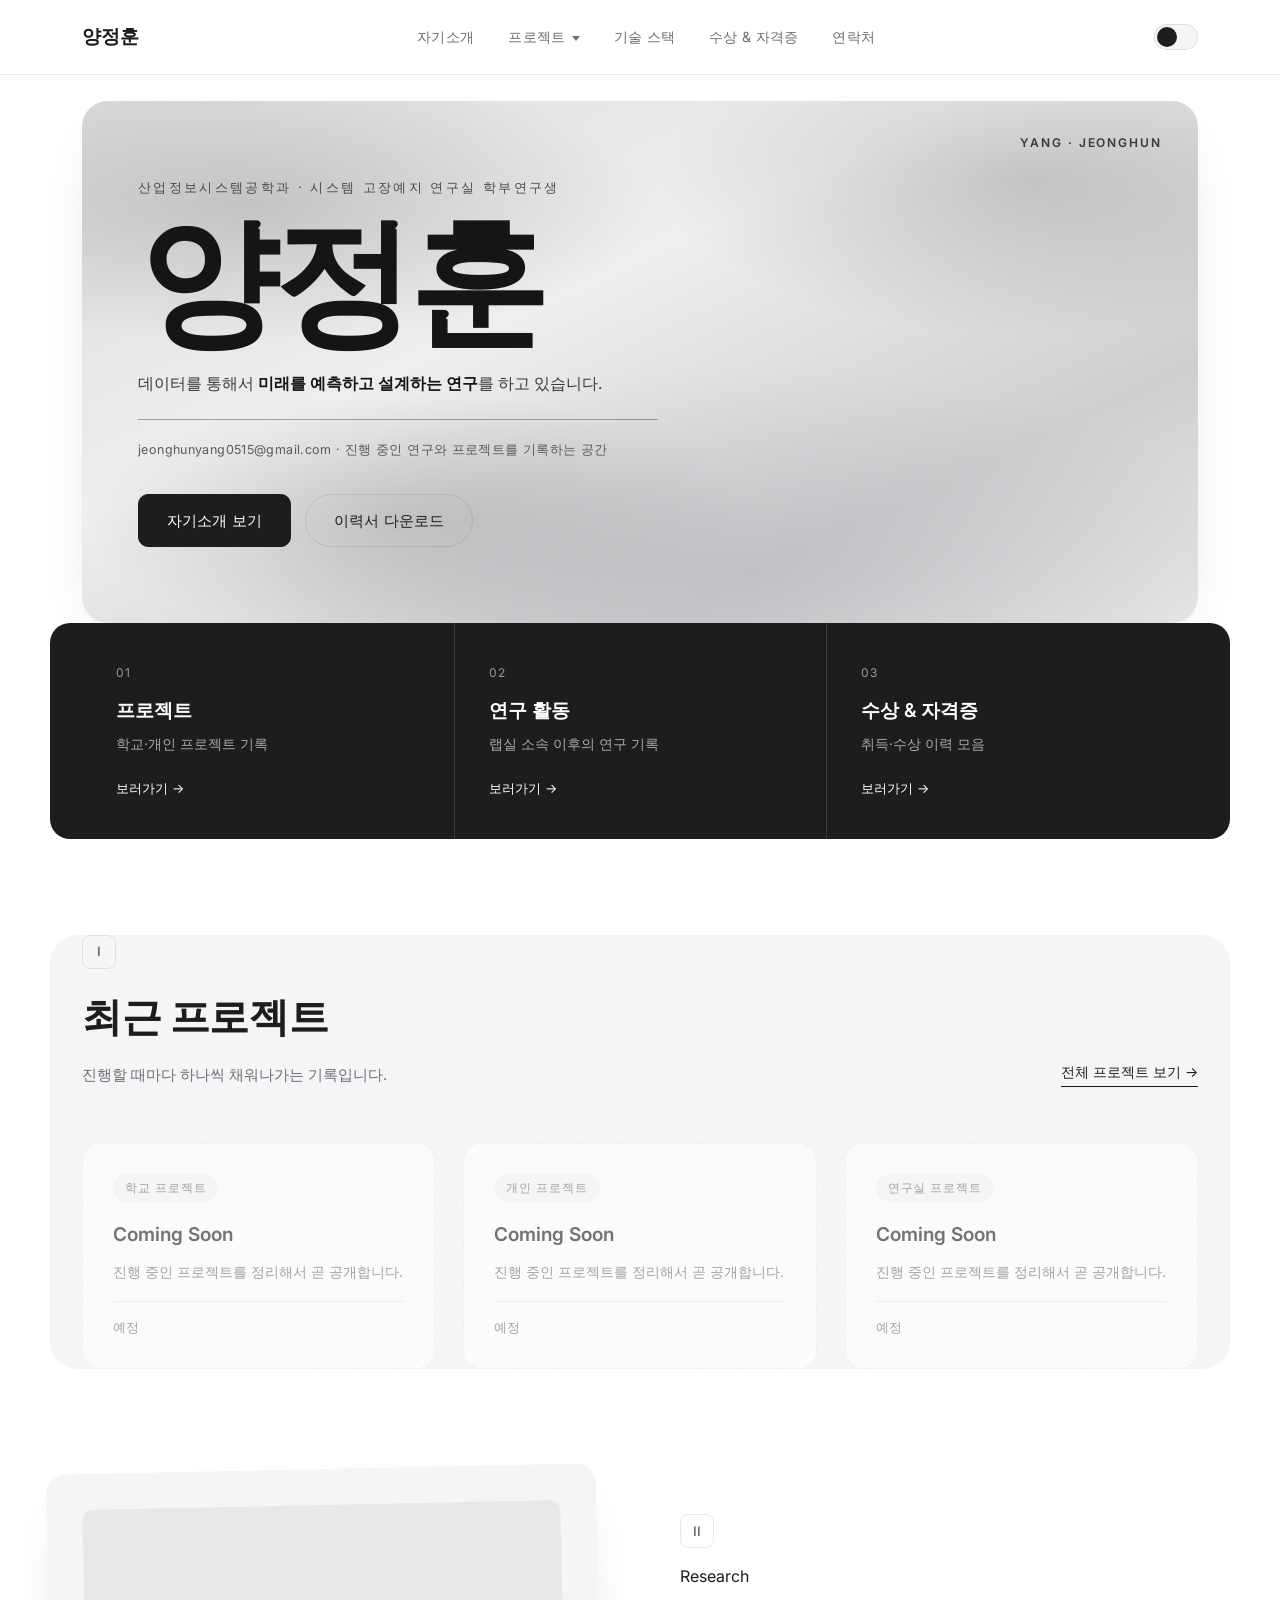
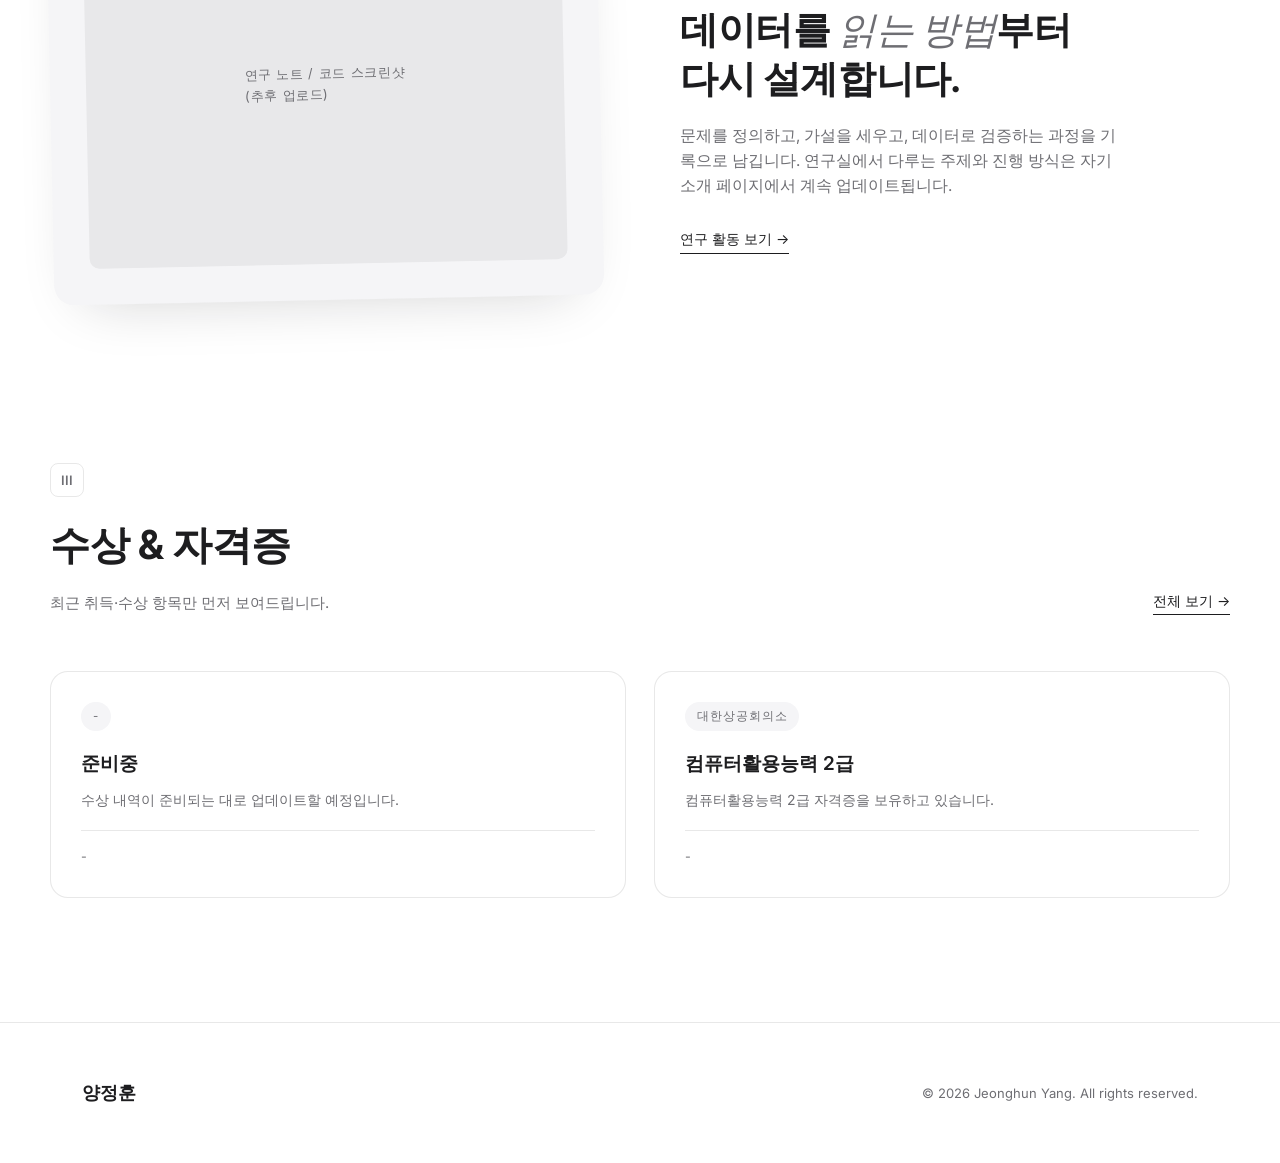
<file: index.html>
<!DOCTYPE html>
<html lang="ko">
<head>
<meta charset="UTF-8">
<meta name="viewport" content="width=device-width, initial-scale=1.0">
<title>양정훈 포트폴리오 - 산업정보시스템공학과</title>
<meta name="description" content="전북대학교 산업정보시스템공학과 학부연구생 양정훈의 포트폴리오. 자기소개, 프로젝트, 기술 스택, 수상 및 자격증을 확인하세요.">
<link rel="stylesheet" href="css/style.css">
</head>
<body>

<header class="site-nav">
  <div class="nav-inner">
    <a href="index.html" class="logo">양정훈</a>
    <nav class="nav-links">
      <a href="about.html">자기소개</a>
      <div class="has-dropdown">
        <a href="project.html">프로젝트 <span class="caret"></span></a>
        <div class="dropdown">
          <a href="project.html?cat=school">학교 프로젝트</a>
          <a href="project.html?cat=personal">개인 프로젝트</a>
          <a href="project.html?cat=lab">연구실 프로젝트</a>
        </div>
      </div>
      <a href="skill.html">기술 스택</a>
      <a href="awards.html">수상 &amp; 자격증</a>
      <a href="contact.html">연락처</a>
    </nav>
    <div class="nav-right">
      <button class="theme-toggle" aria-label="다크모드 전환"></button>
      <button class="menu-btn" aria-label="메뉴 열기">☰</button>
    </div>
  </div>
</header>

<main>
  <section class="wrap">
    <div class="cover-card reveal">
      <div class="cover-tag">YANG · JEONGHUN</div>
      <div class="cover-eyebrow">산업정보시스템공학과 · 시스템 고장예지 연구실 학부연구생</div>
      <h1 class="cover-title">양정훈</h1>
      <p class="cover-sub">
        데이터를 통해서 <b>미래를 예측하고 설계하는 연구</b>를 하고 있습니다.
      </p>
      <div class="cover-url">jeonghunyang0515@gmail.com · 진행 중인 연구와 프로젝트를 기록하는 공간</div>
      <div class="cover-actions">
        <a href="about.html" class="btn btn-dark">자기소개 보기</a>
        <a href="#" class="btn btn-outline" id="resumeBtn">이력서 다운로드</a>
      </div>
    </div>
  </section>

  <section class="wrap band-dark reveal">
    <a href="project.html" class="band-dark-item">
      <span class="num">01</span>
      <h4>프로젝트</h4>
      <p>학교·개인 프로젝트 기록</p>
      <span class="go">보러가기 →</span>
    </a>
    <a href="about.html" class="band-dark-item">
      <span class="num">02</span>
      <h4>연구 활동</h4>
      <p>랩실 소속 이후의 연구 기록</p>
      <span class="go">보러가기 →</span>
    </a>
    <a href="awards.html" class="band-dark-item">
      <span class="num">03</span>
      <h4>수상 &amp; 자격증</h4>
      <p>취득·수상 이력 모음</p>
      <span class="go">보러가기 →</span>
    </a>
  </section>

  <section class="wrap band" style="border-radius:28px;">
    <div class="section-head reveal">
      <div>
        <span class="sec-num">I</span>
        <h2>최근 프로젝트</h2>
        <p>진행할 때마다 하나씩 채워나가는 기록입니다.</p>
      </div>
      <a href="project.html" class="link-more">전체 프로젝트 보기 →</a>
    </div>
    <div class="grid" id="homeProjects"></div>
  </section>

  <section class="wrap split" style="padding:100px 0;">
    <div class="visual reveal">
      <div style="aspect-ratio:4/3;border-radius:10px;background:var(--bg-alt2);display:flex;align-items:center;justify-content:center;color:var(--ink-soft);font-size:13px;letter-spacing:.05em;">
        연구 노트 / 코드 스크린샷<br>(추후 업로드)
      </div>
    </div>
    <div class="reveal">
      <span class="sec-num">II</span>
      <div class="eyebrow">Research</div>
      <h2 style="font-size:clamp(26px,3.4vw,38px);font-weight:700;letter-spacing:-.01em;margin:16px 0 22px;line-height:1.25;">
        데이터를 <em class="serif-em">읽는 방법</em>부터<br>다시 설계합니다.
      </h2>
      <p style="color:var(--ink-soft);font-size:15.5px;max-width:440px;margin:0 0 28px;">
        문제를 정의하고, 가설을 세우고, 데이터로 검증하는 과정을 기록으로 남깁니다.
        연구실에서 다루는 주제와 진행 방식은 자기소개 페이지에서 계속 업데이트됩니다.
      </p>
      <a href="about.html" class="link-more">연구 활동 보기 →</a>
    </div>
  </section>

  <section class="tight wrap">
    <div class="section-head reveal">
      <div>
        <span class="sec-num">III</span>
        <h2>수상 &amp; 자격증</h2>
        <p>최근 취득·수상 항목만 먼저 보여드립니다.</p>
      </div>
      <a href="awards.html" class="link-more">전체 보기 →</a>
    </div>
    <div class="grid cols-2" id="homeAwards"></div>
  </section>
</main>

<footer>
  <div class="wrap footer-inner">
    <span class="fname">양정훈</span>
    <p>© 2026 Jeonghun Yang. All rights reserved.</p>
  </div>
</footer>

<script src="js/main.js"></script>
<script>
document.getElementById('resumeBtn').addEventListener('click', (e)=>{
  e.preventDefault();
  alert('이력서 PDF는 준비 중입니다. 곧 업로드될 예정입니다.');
});

fetch('data/projects.json').then(r=>r.json()).then(data=>{
  const items = [...data.school, ...data.personal, ...data.lab].slice(0,3);
  const el = document.getElementById('homeProjects');
  el.innerHTML = items.map(p => `
    <div class="card reveal ${p.status==='soon' ? 'soon' : ''}">
      <span class="tag">${p.category}</span>
      <h3>${p.title}</h3>
      <p>${p.summary}</p>
      <div class="meta">${p.date}</div>
    </div>
  `).join('');
  initReveal();
}).catch(()=>{});

fetch('data/awards.json').then(r=>r.json()).then(data=>{
  const items = [...data.awards, ...data.certificates].slice(0,2);
  const el = document.getElementById('homeAwards');
  el.innerHTML = items.map(a => `
    <div class="card reveal">
      <span class="tag">${a.org}</span>
      <h3>${a.title}</h3>
      <p>${a.desc}</p>
      <div class="meta">${a.date}</div>
    </div>
  `).join('');
  initReveal();
}).catch(()=>{});
</script>
</body>
</html>
</file>
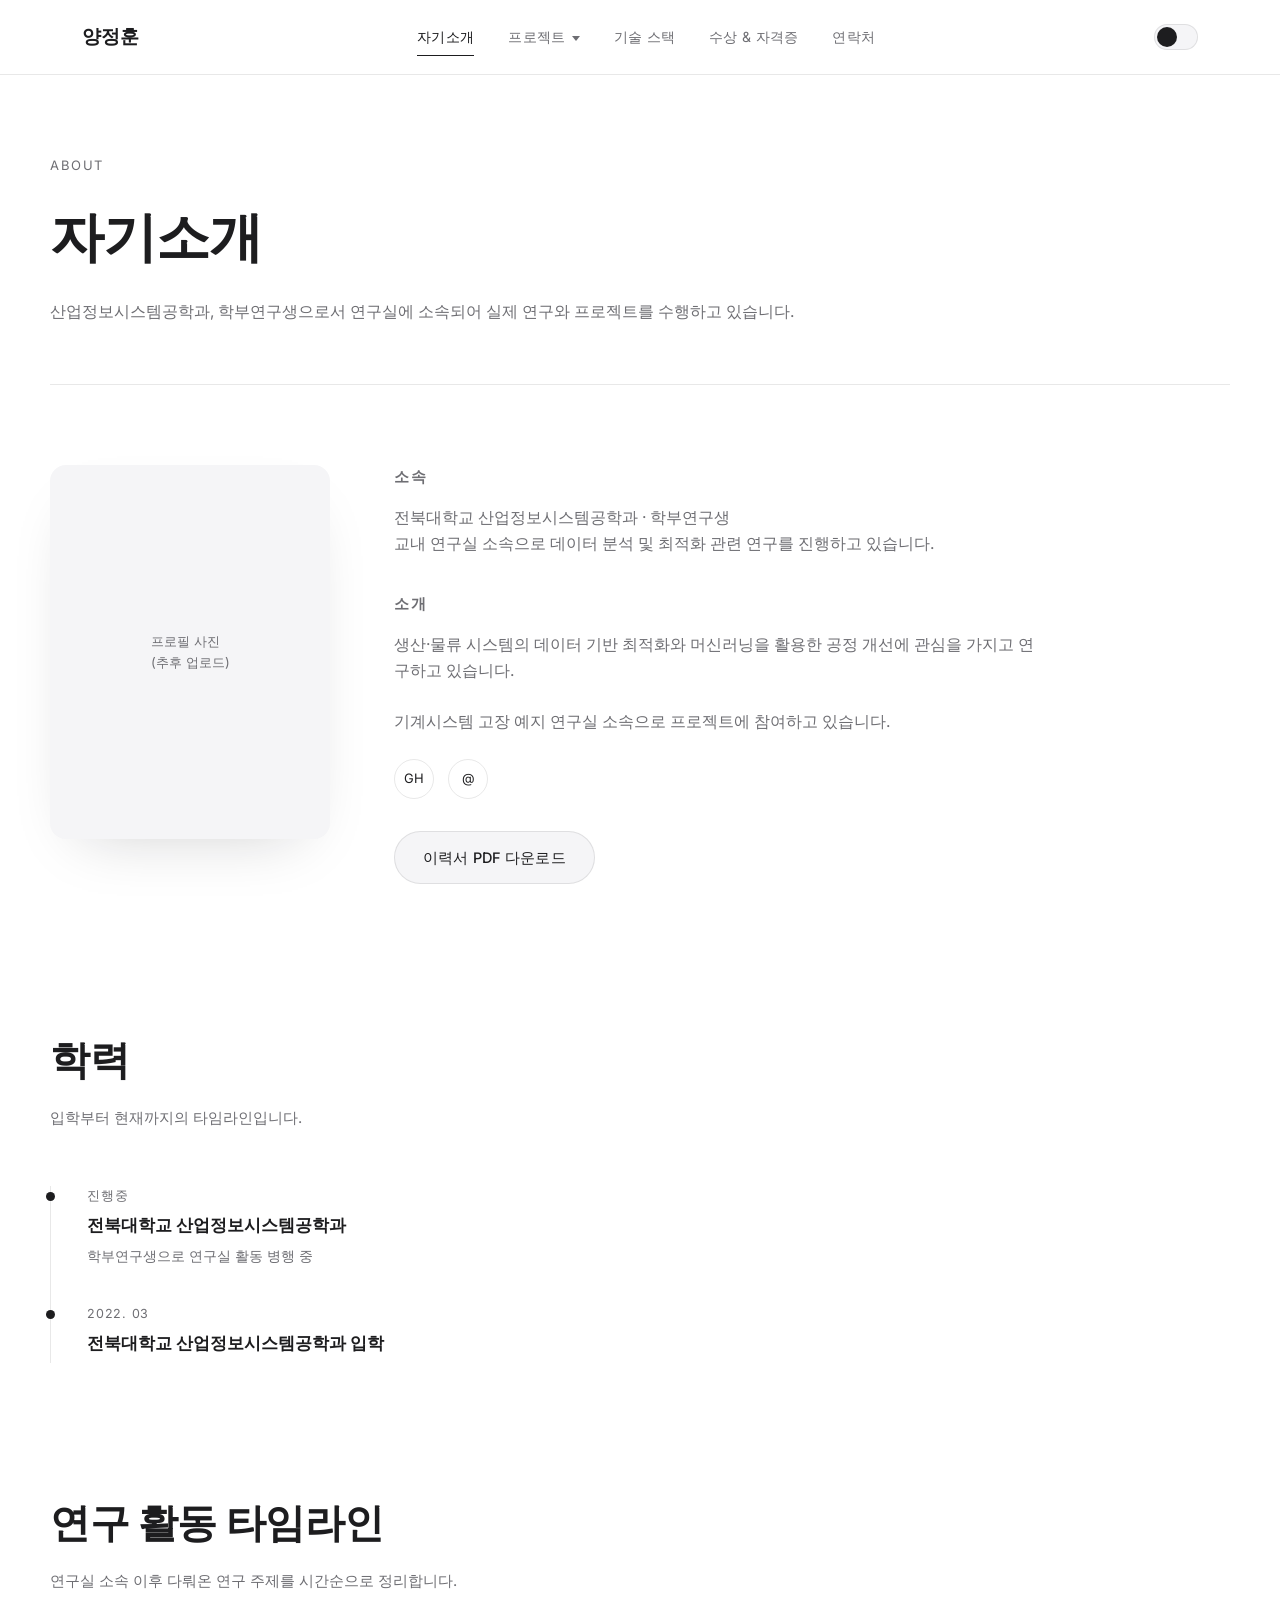
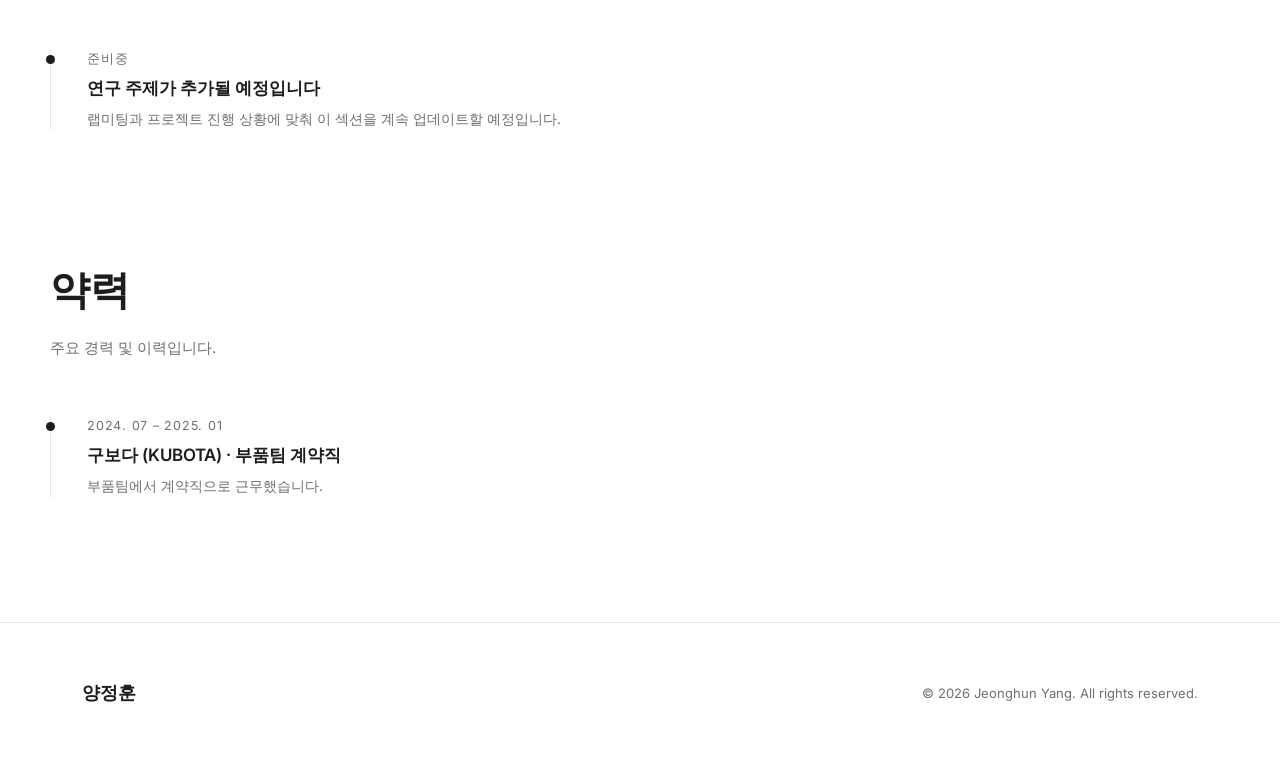
<file: about.html>
<!DOCTYPE html>
<html lang="ko">
<head>
<meta charset="UTF-8">
<meta name="viewport" content="width=device-width, initial-scale=1.0">
<title>자기소개 — 양정훈</title>
<link rel="stylesheet" href="css/style.css">
</head>
<body>

<header class="site-nav">
  <div class="nav-inner">
    <a href="index.html" class="logo">양정훈</a>
    <nav class="nav-links">
      <a href="about.html">자기소개</a>
      <div class="has-dropdown">
        <a href="project.html">프로젝트 <span class="caret"></span></a>
        <div class="dropdown">
          <a href="project.html?cat=school">학교 프로젝트</a>
          <a href="project.html?cat=personal">개인 프로젝트</a>
          <a href="project.html?cat=lab">연구실 프로젝트</a>
        </div>
      </div>
      <a href="skill.html">기술 스택</a>
      <a href="awards.html">수상 &amp; 자격증</a>
      <a href="contact.html">연락처</a>
    </nav>
    <div class="nav-right">
      <button class="theme-toggle" aria-label="다크모드 전환"></button>
      <button class="menu-btn" aria-label="메뉴 열기">☰</button>
    </div>
  </div>
</header>

<main>
  <section class="page-head wrap">
    <div class="eyebrow reveal">About</div>
    <h1 class="reveal">자기소개</h1>
    <p class="reveal" style="max-width:none;white-space:nowrap;">산업정보시스템공학과, 학부연구생으로서 연구실에 소속되어 실제 연구와 프로젝트를 수행하고 있습니다.</p>
  </section>

  <section class="wrap about-top">
    <div class="avatar reveal">프로필 사진<br>(추후 업로드)</div>
    <div class="about-body reveal">
      <h3>소속</h3>
      <p>전북대학교 산업정보시스템공학과 · 학부연구생<br>교내 연구실 소속으로 데이터 분석 및 최적화 관련 연구를 진행하고 있습니다.</p>

      <h3 style="margin-top:36px;">소개</h3>
      <p>
        생산·물류 시스템의 데이터 기반 최적화와 머신러닝을 활용한 공정 개선에 관심을 가지고 연구하고 있습니다.<br><br>
        기계시스템 고장 예지 연구실 소속으로 프로젝트에 참여하고 있습니다.
      </p>

      <div class="icon-row">
        <a href="https://github.com/" target="_blank" rel="noopener" title="GitHub">GH</a>
        <a href="mailto:jeonghunyang0515@gmail.com" title="Email">@</a>
      </div>

      <a href="#" class="btn" style="margin-top:32px;" id="resumeBtn2">이력서 PDF 다운로드</a>
    </div>
  </section>

  <section class="wrap tight">
    <div class="section-head reveal">
      <div>
        <h2>학력</h2>
        <p>입학부터 현재까지의 타임라인입니다.</p>
      </div>
    </div>
    <div class="timeline reveal">
      <div class="item">
        <div class="date">진행중</div>
        <h4>전북대학교 산업정보시스템공학과</h4>
        <p>학부연구생으로 연구실 활동 병행 중</p>
      </div>
      <div class="item">
        <div class="date">2022. 03</div>
        <h4>전북대학교 산업정보시스템공학과 입학</h4>
      </div>
    </div>
  </section>

  <section class="wrap tight">
    <div class="section-head reveal">
      <div>
        <h2>연구 활동 타임라인</h2>
        <p>연구실 소속 이후 다뤄온 연구 주제를 시간순으로 정리합니다.</p>
      </div>
    </div>
    <div class="timeline reveal">
      <div class="item">
        <div class="date">준비중</div>
        <h4>연구 주제가 추가될 예정입니다</h4>
        <p>랩미팅과 프로젝트 진행 상황에 맞춰 이 섹션을 계속 업데이트할 예정입니다.</p>
      </div>
    </div>
  </section>

  <section class="wrap tight">
    <div class="section-head reveal">
      <div>
        <h2>약력</h2>
        <p>주요 경력 및 이력입니다.</p>
      </div>
    </div>
    <div class="timeline reveal">
      <div class="item">
        <div class="date">2024. 07 – 2025. 01</div>
        <h4>구보다 (KUBOTA) · 부품팀 계약직</h4>
        <p>부품팀에서 계약직으로 근무했습니다.</p>
      </div>
    </div>
  </section>
</main>

<footer>
  <div class="wrap footer-inner">
    <span class="fname">양정훈</span>
    <p>© 2026 Jeonghun Yang. All rights reserved.</p>
  </div>
</footer>

<script src="js/main.js"></script>
<script>
document.getElementById('resumeBtn2').addEventListener('click', (e)=>{
  e.preventDefault();
  alert('이력서 PDF는 준비 중입니다. 곧 업로드될 예정입니다.');
});
</script>
</body>
</html>
</file>
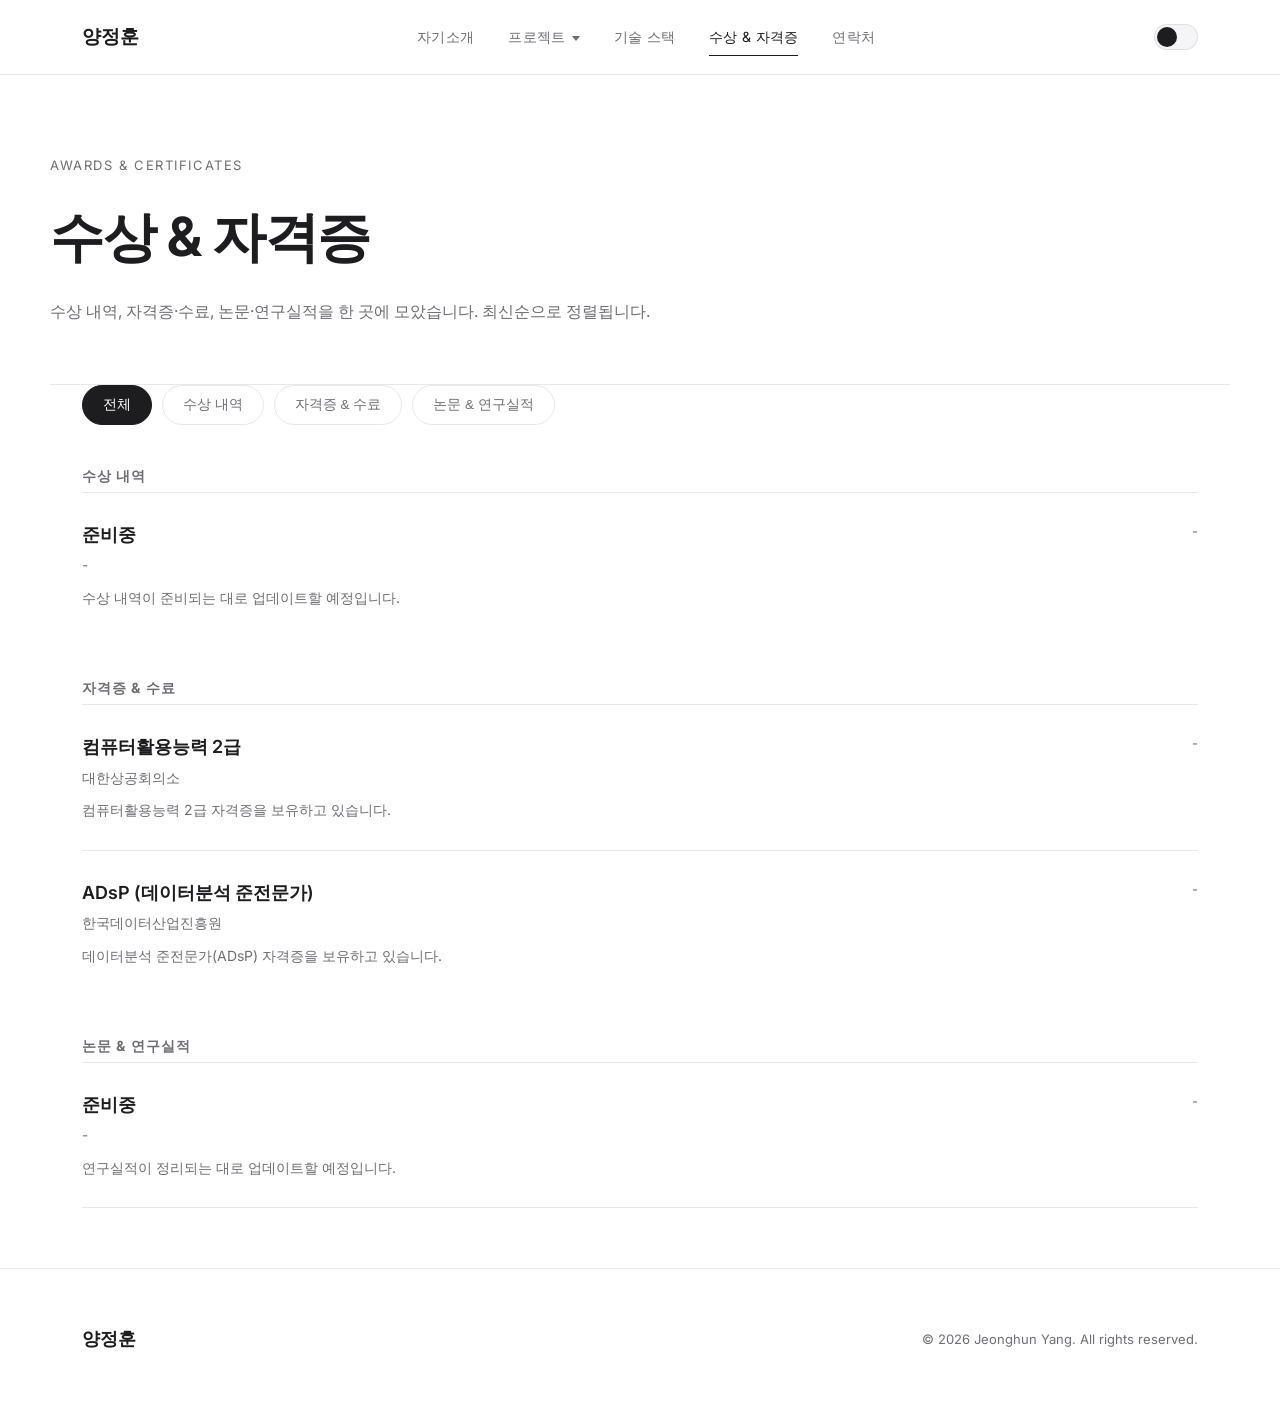
<file: awards.html>
<!DOCTYPE html>
<html lang="ko">
<head>
<meta charset="UTF-8">
<meta name="viewport" content="width=device-width, initial-scale=1.0">
<title>수상 &amp; 자격증 — 양정훈</title>
<link rel="stylesheet" href="css/style.css">
</head>
<body>

<header class="site-nav">
  <div class="nav-inner">
    <a href="index.html" class="logo">양정훈</a>
    <nav class="nav-links">
      <a href="about.html">자기소개</a>
      <div class="has-dropdown">
        <a href="project.html">프로젝트 <span class="caret"></span></a>
        <div class="dropdown">
          <a href="project.html?cat=school">학교 프로젝트</a>
          <a href="project.html?cat=personal">개인 프로젝트</a>
          <a href="project.html?cat=lab">연구실 프로젝트</a>
        </div>
      </div>
      <a href="skill.html">기술 스택</a>
      <a href="awards.html">수상 &amp; 자격증</a>
      <a href="contact.html">연락처</a>
    </nav>
    <div class="nav-right">
      <button class="theme-toggle" aria-label="다크모드 전환"></button>
      <button class="menu-btn" aria-label="메뉴 열기">☰</button>
    </div>
  </div>
</header>

<main>
  <section class="page-head wrap">
    <div class="eyebrow reveal">Awards &amp; Certificates</div>
    <h1 class="reveal">수상 &amp; 자격증</h1>
    <p class="reveal" style="max-width:none;white-space:nowrap;">수상 내역, 자격증·수료, 논문·연구실적을 한 곳에 모았습니다. 최신순으로 정렬됩니다.</p>
  </section>

  <section class="wrap">
    <div class="tabs reveal">
      <button class="tab active" data-cat="all">전체</button>
      <button class="tab" data-cat="awards">수상 내역</button>
      <button class="tab" data-cat="certificates">자격증 &amp; 수료</button>
      <button class="tab" data-cat="papers">논문 &amp; 연구실적</button>
    </div>
    <div id="awardsList"></div>
  </section>
</main>

<footer>
  <div class="wrap footer-inner">
    <span class="fname">양정훈</span>
    <p>© 2026 Jeonghun Yang. All rights reserved.</p>
  </div>
</footer>

<script src="js/main.js"></script>
<script>
let data = {};
const catLabel = {awards:'수상 내역', certificates:'자격증 & 수료', papers:'논문 & 연구실적'};

function render(cat){
  const el = document.getElementById('awardsList');
  const cats = cat === 'all' ? ['awards','certificates','papers'] : [cat];
  let html = '';
  cats.forEach(c=>{
    const items = data[c] || [];
    if(!items.length) return;
    html += `<h3 style="font-size:14px;letter-spacing:.08em;text-transform:uppercase;color:var(--ink-soft);margin:40px 0 4px;">${catLabel[c]}</h3>`;
    items.forEach(a=>{
      html += `
        <div class="award-row reveal">
          <div>
            <h4>${a.title}${a.date==='준비중'?'<span class="status-pill">준비중</span>':''}</h4>
            <p class="org">${a.org}</p>
            <p class="desc">${a.desc}</p>
          </div>
          <div class="date">${a.date}</div>
        </div>`;
    });
  });
  el.innerHTML = html || '<p style="color:var(--ink-soft);">아직 등록된 항목이 없습니다.</p>';
  initReveal();
}

fetch('data/awards.json').then(r=>r.json()).then(d=>{
  data = d;
  render('all');
});

document.querySelectorAll('.tab').forEach(tab=>{
  tab.addEventListener('click', ()=>{
    document.querySelectorAll('.tab').forEach(t=>t.classList.remove('active'));
    tab.classList.add('active');
    render(tab.dataset.cat);
  });
});
</script>
</body>
</html>
</file>
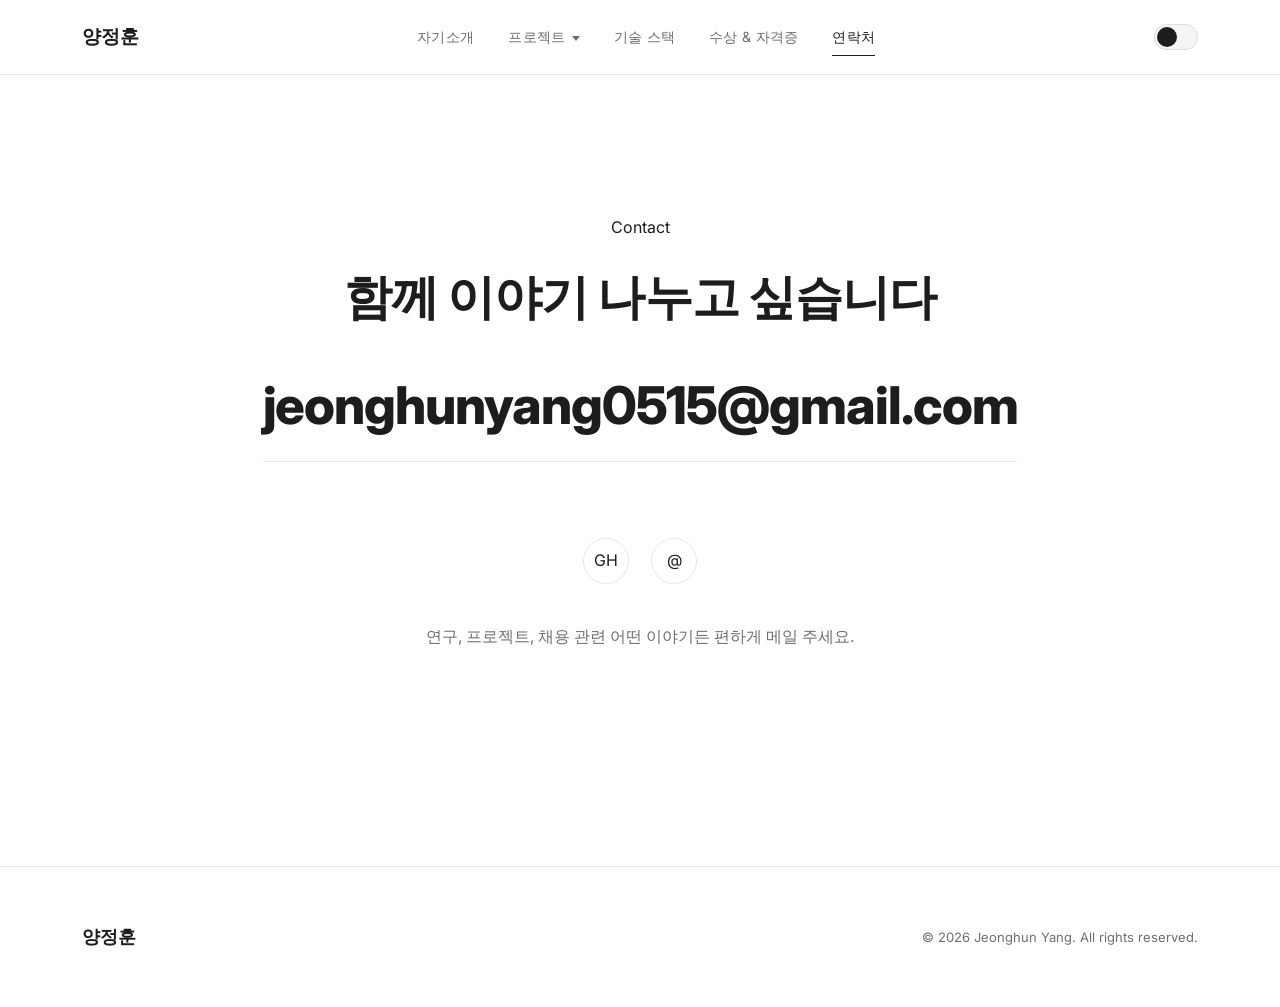
<file: contact.html>
<!DOCTYPE html>
<html lang="ko">
<head>
<meta charset="UTF-8">
<meta name="viewport" content="width=device-width, initial-scale=1.0">
<title>연락처 — 양정훈</title>
<link rel="stylesheet" href="css/style.css">
</head>
<body>

<header class="site-nav">
  <div class="nav-inner">
    <a href="index.html" class="logo">양정훈</a>
    <nav class="nav-links">
      <a href="about.html">자기소개</a>
      <div class="has-dropdown">
        <a href="project.html">프로젝트 <span class="caret"></span></a>
        <div class="dropdown">
          <a href="project.html?cat=school">학교 프로젝트</a>
          <a href="project.html?cat=personal">개인 프로젝트</a>
          <a href="project.html?cat=lab">연구실 프로젝트</a>
        </div>
      </div>
      <a href="skill.html">기술 스택</a>
      <a href="awards.html">수상 &amp; 자격증</a>
      <a href="contact.html">연락처</a>
    </nav>
    <div class="nav-right">
      <button class="theme-toggle" aria-label="다크모드 전환"></button>
      <button class="menu-btn" aria-label="메뉴 열기">☰</button>
    </div>
  </div>
</header>

<main>
  <section class="contact-hero wrap">
    <div class="eyebrow reveal">Contact</div>
    <h1 class="reveal" style="font-size:clamp(30px,5vw,48px); font-weight:800; letter-spacing:-.02em; margin:18px 0 0;">
      함께 이야기 나누고 싶습니다
    </h1>
    <a href="mailto:jeonghunyang0515@gmail.com" class="big-mail reveal">jeonghunyang0515@gmail.com</a>
    <div class="social-row reveal">
      <a href="https://github.com/" target="_blank" rel="noopener" title="GitHub">GH</a>
      <a href="mailto:jeonghunyang0515@gmail.com" title="Email">@</a>
    </div>
    <p class="reveal" style="color:var(--ink-soft); margin-top:40px;">
      연구, 프로젝트, 채용 관련 어떤 이야기든 편하게 메일 주세요.
    </p>
  </section>
</main>

<footer>
  <div class="wrap footer-inner">
    <span class="fname">양정훈</span>
    <p>© 2026 Jeonghun Yang. All rights reserved.</p>
  </div>
</footer>

<script src="js/main.js"></script>
</body>
</html>
</file>
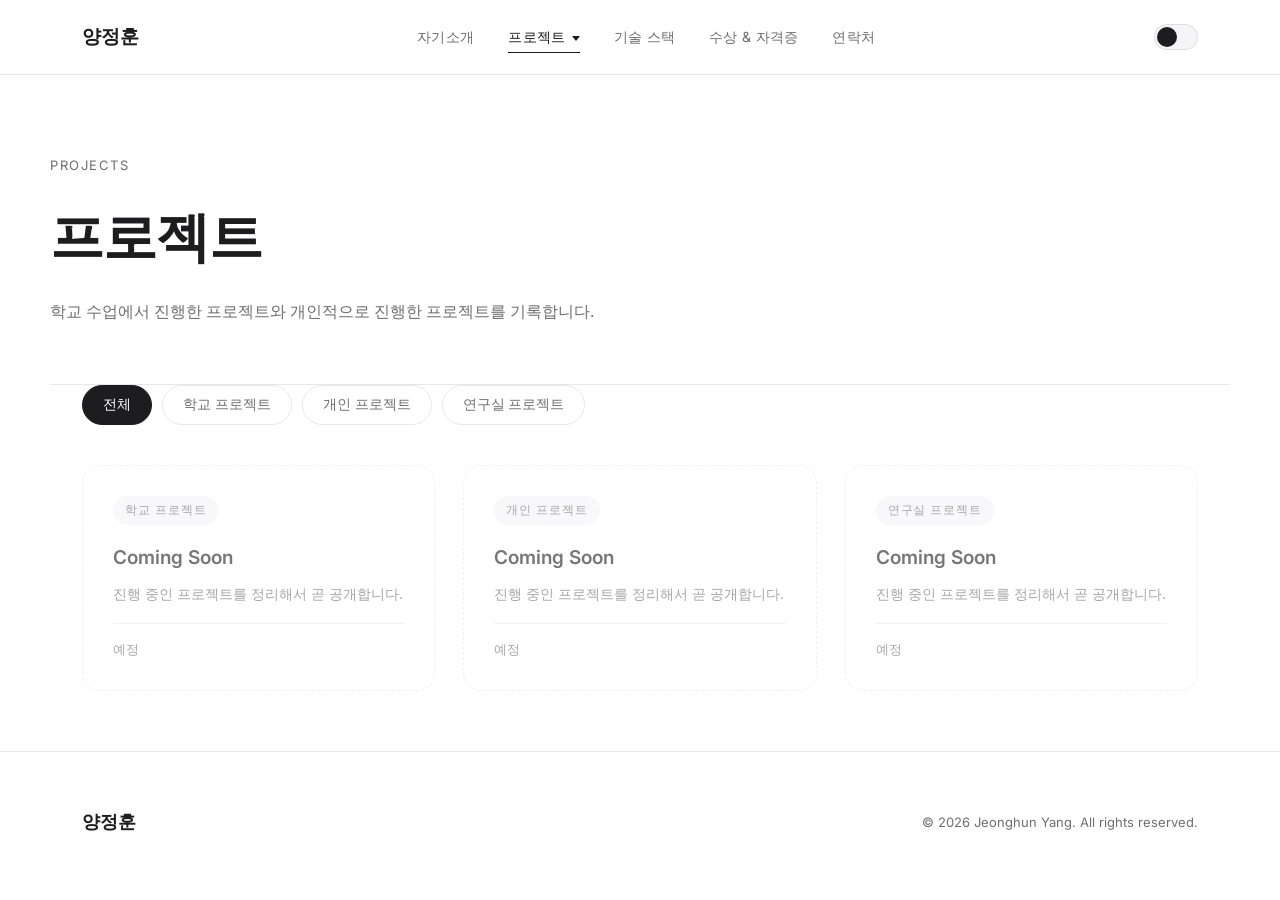
<file: project.html>
<!DOCTYPE html>
<html lang="ko">
<head>
<meta charset="UTF-8">
<meta name="viewport" content="width=device-width, initial-scale=1.0">
<title>프로젝트 — 양정훈</title>
<link rel="stylesheet" href="css/style.css">
</head>
<body>

<header class="site-nav">
  <div class="nav-inner">
    <a href="index.html" class="logo">양정훈</a>
    <nav class="nav-links">
      <a href="about.html">자기소개</a>
      <div class="has-dropdown">
        <a href="project.html">프로젝트 <span class="caret"></span></a>
        <div class="dropdown">
          <a href="project.html?cat=school">학교 프로젝트</a>
          <a href="project.html?cat=personal">개인 프로젝트</a>
          <a href="project.html?cat=lab">연구실 프로젝트</a>
        </div>
      </div>
      <a href="skill.html">기술 스택</a>
      <a href="awards.html">수상 &amp; 자격증</a>
      <a href="contact.html">연락처</a>
    </nav>
    <div class="nav-right">
      <button class="theme-toggle" aria-label="다크모드 전환"></button>
      <button class="menu-btn" aria-label="메뉴 열기">☰</button>
    </div>
  </div>
</header>

<main>
  <section class="page-head wrap">
    <div class="eyebrow reveal">Projects</div>
    <h1 class="reveal">프로젝트</h1>
    <p class="reveal">학교 수업에서 진행한 프로젝트와 개인적으로 진행한 프로젝트를 기록합니다.</p>
  </section>

  <section class="wrap">
    <div class="tabs reveal">
      <button class="tab active" data-cat="all">전체</button>
      <button class="tab" data-cat="school">학교 프로젝트</button>
      <button class="tab" data-cat="personal">개인 프로젝트</button>
      <button class="tab" data-cat="lab">연구실 프로젝트</button>
    </div>
    <div class="grid" id="projectGrid"></div>
  </section>
</main>

<footer>
  <div class="wrap footer-inner">
    <span class="fname">양정훈</span>
    <p>© 2026 Jeonghun Yang. All rights reserved.</p>
  </div>
</footer>

<script src="js/main.js"></script>
<script>
let allProjects = [];

function render(cat){
  const el = document.getElementById('projectGrid');
  const items = cat === 'all' ? allProjects : allProjects.filter(p => p.cat === cat);
  el.innerHTML = items.map(p => `
    <div class="card reveal ${p.status==='soon' ? 'soon' : ''}">
      <span class="tag">${p.category}</span>
      <h3>${p.title}</h3>
      <p>${p.summary}</p>
      <div class="meta">${p.date}</div>
    </div>
  `).join('') || '<p style="color:var(--ink-soft);">아직 등록된 프로젝트가 없습니다.</p>';
  initReveal();
}

fetch('data/projects.json').then(r=>r.json()).then(data=>{
  allProjects = [
    ...data.school.map(p=>({...p, cat:'school'})),
    ...data.personal.map(p=>({...p, cat:'personal'})),
    ...data.lab.map(p=>({...p, cat:'lab'}))
  ];
  const params = new URLSearchParams(location.search);
  const initCat = params.get('cat') || 'all';
  document.querySelectorAll('.tab').forEach(t=>{
    t.classList.toggle('active', t.dataset.cat === initCat);
  });
  render(initCat);
});

document.querySelectorAll('.tab').forEach(tab=>{
  tab.addEventListener('click', ()=>{
    document.querySelectorAll('.tab').forEach(t=>t.classList.remove('active'));
    tab.classList.add('active');
    render(tab.dataset.cat);
  });
});
</script>
</body>
</html>
</file>
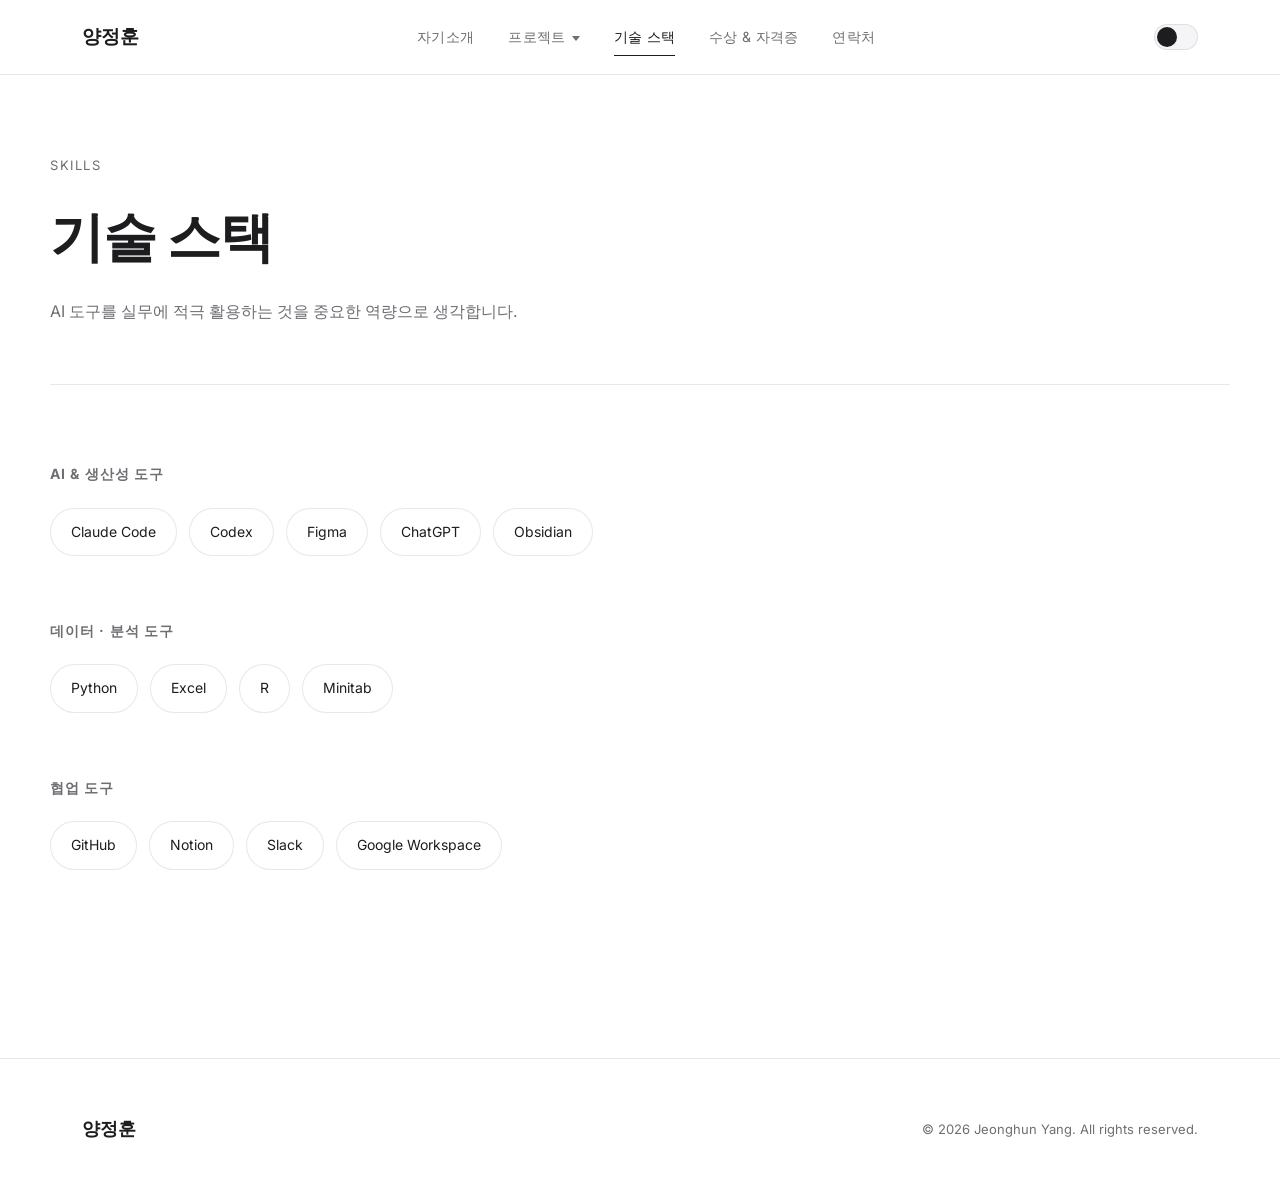
<file: skill.html>
<!DOCTYPE html>
<html lang="ko">
<head>
<meta charset="UTF-8">
<meta name="viewport" content="width=device-width, initial-scale=1.0">
<title>기술 스택 — 양정훈</title>
<link rel="stylesheet" href="css/style.css">
</head>
<body>

<header class="site-nav">
  <div class="nav-inner">
    <a href="index.html" class="logo">양정훈</a>
    <nav class="nav-links">
      <a href="about.html">자기소개</a>
      <div class="has-dropdown">
        <a href="project.html">프로젝트 <span class="caret"></span></a>
        <div class="dropdown">
          <a href="project.html?cat=school">학교 프로젝트</a>
          <a href="project.html?cat=personal">개인 프로젝트</a>
          <a href="project.html?cat=lab">연구실 프로젝트</a>
        </div>
      </div>
      <a href="skill.html">기술 스택</a>
      <a href="awards.html">수상 &amp; 자격증</a>
      <a href="contact.html">연락처</a>
    </nav>
    <div class="nav-right">
      <button class="theme-toggle" aria-label="다크모드 전환"></button>
      <button class="menu-btn" aria-label="메뉴 열기">☰</button>
    </div>
  </div>
</header>

<main>
  <section class="page-head wrap">
    <div class="eyebrow reveal">Skills</div>
    <h1 class="reveal">기술 스택</h1>
    <p class="reveal">AI 도구를 실무에 적극 활용하는 것을 중요한 역량으로 생각합니다.</p>
  </section>

  <section class="wrap tight">
    <div class="skill-cat reveal">
      <h3>AI &amp; 생산성 도구</h3>
      <div class="tag-grid">
        <span class="tag-pill">Claude Code</span>
        <span class="tag-pill">Codex</span>
        <span class="tag-pill">Figma</span>
        <span class="tag-pill">ChatGPT</span>
        <span class="tag-pill">Obsidian</span>
      </div>
    </div>

    <div class="skill-cat reveal">
      <h3>데이터 · 분석 도구</h3>
      <div class="tag-grid">
        <span class="tag-pill">Python</span>
        <span class="tag-pill">Excel</span>
        <span class="tag-pill">R</span>
        <span class="tag-pill">Minitab</span>
      </div>
    </div>

    <div class="skill-cat reveal">
      <h3>협업 도구</h3>
      <div class="tag-grid">
        <span class="tag-pill">GitHub</span>
        <span class="tag-pill">Notion</span>
        <span class="tag-pill">Slack</span>
        <span class="tag-pill">Google Workspace</span>
      </div>
    </div>
  </section>
</main>

<footer>
  <div class="wrap footer-inner">
    <span class="fname">양정훈</span>
    <p>© 2026 Jeonghun Yang. All rights reserved.</p>
  </div>
</footer>

<script src="js/main.js"></script>
</body>
</html>
</file>
<file: css/style.css>
@import url('https://fonts.googleapis.com/css2?family=Inter:wght@300;400;500;600;700;800;900&family=Source+Serif+4:ital,wght@0,400;0,600;1,400;1,500;1,600&display=swap');

:root{
  --bg:#ffffff;
  --bg-alt:#f5f5f7;
  --bg-alt2:#e8e8ea;
  --ink:#1d1d1f;
  --ink-soft:#6e6e73;
  --line:rgba(29,29,31,0.10);
  --accent:#f5f5f7;
  --accent-ink:#1d1d1f;
  --card-bg:#ffffff;
  --ghost:rgba(29,29,31,0.05);
  --shadow:0 24px 60px -32px rgba(20,20,22,0.22);
  --ease:cubic-bezier(0.22,1,0.36,1);
}
:root[data-theme="dark"]{
  --bg:#000000;
  --bg-alt:#161617;
  --bg-alt2:#1f1f21;
  --ink:#f5f5f7;
  --ink-soft:#a1a1a6;
  --line:rgba(245,245,247,0.12);
  --accent:#1f1f21;
  --accent-ink:#f5f5f7;
  --card-bg:#161617;
  --ghost:rgba(245,245,247,0.05);
  --shadow:0 24px 60px -32px rgba(0,0,0,0.7);
}

*{box-sizing:border-box;}
html{scroll-behavior:smooth;}
body{
  margin:0;
  background:var(--bg);
  color:var(--ink);
  font-family:'Inter',-apple-system,'Malgun Gothic',sans-serif;
  font-weight:400;
  line-height:1.6;
  transition:background .5s var(--ease),color .5s var(--ease);
  -webkit-font-smoothing:antialiased;
}
img{max-width:100%;display:block;}
a{color:inherit;text-decoration:none;}

.band{background:var(--bg-alt);}
.band2{background:var(--bg-alt2);}

.wrap{
  max-width:1180px;
  margin:0 auto;
  padding:0 32px;
}

/* ---------- Nav ---------- */
header.site-nav{
  position:sticky;top:0;z-index:50;
  background:color-mix(in srgb, var(--bg) 88%, transparent);
  backdrop-filter:blur(14px);
  border-bottom:1px solid var(--line);
}
.nav-inner{
  max-width:1180px;margin:0 auto;padding:22px 32px;
  display:flex;align-items:center;justify-content:space-between;gap:24px;
}
.logo{
  font-family:'Inter',sans-serif;
  font-weight:800;font-size:19px;letter-spacing:-.01em;
}
nav.nav-links{display:flex;align-items:center;gap:34px;}
nav.nav-links a{
  font-size:14px;letter-spacing:.02em;color:var(--ink-soft);
  position:relative;padding:4px 0;
  transition:color .3s var(--ease);
}
nav.nav-links a:hover,nav.nav-links a.active{color:var(--ink);}
nav.nav-links a.active::after{
  content:"";position:absolute;left:0;right:0;bottom:-4px;height:1px;background:var(--ink);
}
.caret{
  display:inline-block;width:0;height:0;margin-left:2px;
  border-left:4px solid transparent;border-right:4px solid transparent;
  border-top:5px solid currentColor;vertical-align:middle;
}
.has-dropdown{position:relative;}
.dropdown{
  position:absolute;top:calc(100% + 16px);left:50%;transform:translateX(-50%) translateY(6px);
  background:var(--card-bg);border:1px solid var(--line);border-radius:14px;
  padding:10px;min-width:170px;box-shadow:var(--shadow);
  opacity:0;visibility:hidden;transition:opacity .3s var(--ease),transform .3s var(--ease);
}
.has-dropdown:hover .dropdown{opacity:1;visibility:visible;transform:translateX(-50%) translateY(0);}
.dropdown a{display:block;padding:9px 12px;border-radius:8px;font-size:13.5px;}
.dropdown a:hover{background:var(--bg-alt);}

.nav-right{display:flex;align-items:center;gap:18px;}
.theme-toggle{
  width:44px;height:26px;border-radius:20px;background:var(--bg-alt);
  border:1px solid var(--line);position:relative;cursor:pointer;
  transition:background .3s var(--ease);
}
.theme-toggle::after{
  content:"";position:absolute;top:2px;left:2px;width:20px;height:20px;border-radius:50%;
  background:var(--ink);transition:transform .35s var(--ease);
}
:root[data-theme="dark"] .theme-toggle::after{transform:translateX(18px);}
.menu-btn{display:none;background:none;border:none;color:var(--ink);cursor:pointer;}

/* ---------- Buttons (Apple "Read More" pill) ---------- */
.btn{
  display:inline-flex;align-items:center;gap:10px;
  padding:14px 28px;border-radius:999px;
  font-size:14.5px;letter-spacing:.01em;font-weight:500;
  background:var(--accent);color:var(--accent-ink);border:1px solid var(--line);
  transition:background .35s var(--ease),transform .3s var(--ease),border-color .35s var(--ease);
  cursor:pointer;
}
.btn:hover{background:var(--bg-alt2);transform:translateY(-1px);}
.btn-outline{
  background:transparent;border:1px solid var(--line);color:var(--ink);
}
.btn-outline:hover{border-color:var(--ink);background:var(--bg-alt);}

/* ---------- Hero (oversized ghost headline, Apple product-page style) ---------- */
.hero{padding:110px 0 90px;position:relative;overflow:hidden;}
.hero .eyebrow{
  font-size:13px;letter-spacing:.14em;text-transform:uppercase;color:var(--ink-soft);
  margin-bottom:24px;
}
.hero-stage{position:relative;}
.ghost-text{
  position:absolute;left:-6px;top:-.42em;z-index:0;
  font-family:'Inter',sans-serif;font-weight:900;
  font-size:clamp(90px,16vw,220px);line-height:1;letter-spacing:-.03em;
  color:var(--ghost);white-space:nowrap;pointer-events:none;user-select:none;
}
.hero h1{
  position:relative;z-index:1;
  font-family:'Inter',sans-serif;font-weight:800;
  font-size:clamp(40px,6.4vw,76px);line-height:1.05;letter-spacing:-.03em;margin:0 0 8px;
}
.hero h1 em{
  font-family:'Source Serif 4',Georgia,serif;
  font-style:italic;font-weight:500;color:var(--ink-soft);
  letter-spacing:0;
}
.hero .lead{
  position:relative;z-index:1;
  max-width:560px;margin:30px 0 40px;font-size:18px;color:var(--ink-soft);
}
.hero-actions{position:relative;z-index:1;display:flex;gap:14px;flex-wrap:wrap;}

.reveal{opacity:0;transform:translateY(16px);transition:opacity .6s var(--ease),transform .6s var(--ease);}
.reveal.in{opacity:1;transform:translateY(0);}

/* ---------- Hero: split typography + photo overlap ---------- */
.hero-split{padding:64px 0 0;}
.hero-split-top{display:flex;justify-content:space-between;font-size:13px;letter-spacing:.14em;text-transform:uppercase;color:var(--ink-soft);padding-bottom:28px;border-bottom:1px solid var(--line);}
.hero-split-stage{
  display:grid;grid-template-columns:1fr minmax(220px,32%) 1fr;align-items:center;
  padding:30px 0 10px;
}
.hs-word{
  font-family:'Inter',sans-serif;font-weight:800;letter-spacing:-.04em;line-height:.88;
  font-size:clamp(64px,12.5vw,168px);color:var(--ink);white-space:nowrap;
}
.hs-left{text-align:right;padding-right:14px;}
.hs-right{text-align:left;padding-left:14px;}
.hs-photo{
  aspect-ratio:3/4;border-radius:14px;background:var(--bg-alt2);
  display:flex;align-items:center;justify-content:center;color:var(--ink-soft);
  font-size:12.5px;letter-spacing:.06em;box-shadow:var(--shadow);
  filter:grayscale(1);
}
.hero-split-bottom{
  display:flex;justify-content:space-between;align-items:flex-end;gap:40px;flex-wrap:wrap;
  padding:36px 0 90px;border-top:1px solid var(--line);margin-top:10px;
}
.hero-split-bottom .lead{max-width:460px;font-size:16.5px;color:var(--ink-soft);}
.hero-split-bottom .hero-actions{margin:0;}
.btn-dark{background:var(--ink);color:var(--bg);border:1px solid var(--ink);border-radius:10px;}
.btn-dark:hover{background:var(--ink-soft);border-color:var(--ink-soft);}

/* ---------- Cover card: monotone marble hero ---------- */
.cover-card{
  position:relative;overflow:hidden;border-radius:26px;
  padding:76px 56px;margin:26px 0 0;
  background:
    radial-gradient(ellipse 60% 45% at 15% 20%, rgba(120,120,124,.30), transparent 60%),
    radial-gradient(ellipse 55% 50% at 85% 15%, rgba(90,90,94,.24), transparent 60%),
    radial-gradient(ellipse 70% 60% at 60% 90%, rgba(150,150,154,.26), transparent 65%),
    radial-gradient(ellipse 50% 40% at 30% 80%, rgba(60,60,64,.18), transparent 60%),
    linear-gradient(155deg, #dcdcde, #eeeeef 40%, #cfcfd2 75%, #e6e6e8);
  box-shadow:var(--shadow);
}
:root[data-theme="dark"] .cover-card{
  background:
    radial-gradient(ellipse 60% 45% at 15% 20%, rgba(255,255,255,.06), transparent 60%),
    radial-gradient(ellipse 55% 50% at 85% 15%, rgba(255,255,255,.045), transparent 60%),
    radial-gradient(ellipse 70% 60% at 60% 90%, rgba(255,255,255,.05), transparent 65%),
    linear-gradient(155deg, #1c1c1e, #262628 45%, #151516 80%);
}
.cover-tag{
  position:absolute;top:32px;right:36px;font-size:12px;letter-spacing:.16em;
  text-transform:uppercase;font-weight:600;color:#3a3a3c;
}
:root[data-theme="dark"] .cover-tag{color:#d8d8da;}
.cover-eyebrow{font-size:13px;letter-spacing:.18em;text-transform:uppercase;color:#4a4a4c;margin-bottom:18px;}
:root[data-theme="dark"] .cover-eyebrow{color:#c8c8ca;}
.cover-title{
  font-family:'Inter',sans-serif;font-weight:900;letter-spacing:-.035em;line-height:.92;
  font-size:clamp(56px,11vw,140px);color:#151516;margin:0;
}
:root[data-theme="dark"] .cover-title{color:#f5f5f7;}
.cover-sub{
  margin:26px 0 0;font-size:16px;color:#3a3a3c;max-width:520px;
  border-bottom:1px solid rgba(20,20,22,.35);padding-bottom:22px;
}
:root[data-theme="dark"] .cover-sub{color:#d4d4d6;border-color:rgba(255,255,255,.28);}
.cover-sub b{font-weight:700;color:#151516;}
:root[data-theme="dark"] .cover-sub b{color:#fff;}
.cover-url{margin-top:20px;font-size:12.5px;color:#5a5a5c;letter-spacing:.03em;}
:root[data-theme="dark"] .cover-url{color:#aeaeb0;}
.cover-actions{margin-top:34px;display:flex;gap:14px;flex-wrap:wrap;}

/* ---------- Roman-numeral section markers ---------- */
.sec-num{
  display:inline-flex;align-items:center;justify-content:center;
  width:34px;height:34px;border:1px solid var(--line);border-radius:8px;
  font-size:13px;font-weight:600;color:var(--ink-soft);margin-bottom:16px;
}

/* ---------- Dark highlight band ---------- */
.band-dark{
  background:var(--ink);color:var(--bg);border-radius:20px;
  display:grid;grid-template-columns:repeat(3,1fr);
  margin:0 auto 96px;
}
.band-dark-item{
  padding:40px 34px;border-left:1px solid color-mix(in srgb, var(--bg) 14%, transparent);
  display:flex;flex-direction:column;gap:6px;transition:background .35s var(--ease);
}
.band-dark-item:first-child{border-left:none;}
.band-dark-item:hover{background:color-mix(in srgb, var(--bg) 6%, transparent);}
.band-dark-item .num{font-size:12px;color:color-mix(in srgb, var(--bg) 55%, transparent);letter-spacing:.08em;}
.band-dark-item h4{margin:8px 0 2px;font-size:19px;font-weight:600;}
.band-dark-item p{margin:0;font-size:13.5px;color:color-mix(in srgb, var(--bg) 62%, transparent);}
.band-dark-item .go{margin-top:16px;font-size:13px;color:var(--bg);}

/* ---------- Sections ---------- */
section{padding:96px 0;}
section.tight{padding:64px 0;}
.section-head{margin-bottom:56px;display:flex;justify-content:space-between;align-items:flex-end;gap:24px;flex-wrap:wrap;}
.section-head h2{
  font-family:'Inter',sans-serif;font-weight:700;font-size:clamp(28px,3.6vw,40px);letter-spacing:-.01em;margin:0;
}
.section-head h2 em,.serif-em{
  font-family:'Source Serif 4',Georgia,serif;font-style:italic;font-weight:500;color:var(--ink-soft);
}
.section-head .num{font-size:13px;color:var(--ink-soft);letter-spacing:.08em;}
.section-head p{color:var(--ink-soft);max-width:420px;margin:14px 0 0;font-size:15px;}

.split{
  display:grid;grid-template-columns:1fr 1fr;gap:80px;align-items:center;
}
.split .visual{
  background:var(--bg-alt);border-radius:20px;padding:36px;
  box-shadow:var(--shadow);transform:rotate(-1.2deg);
}
.split .visual img{border-radius:10px;}

/* ---------- Cards ---------- */
.grid{display:grid;grid-template-columns:repeat(3,1fr);gap:28px;}
.grid.cols-2{grid-template-columns:repeat(2,1fr);}
.card{
  background:var(--card-bg);border:1px solid var(--line);border-radius:18px;
  padding:30px;overflow:hidden;transition:transform .5s var(--ease),box-shadow .5s var(--ease);
  display:flex;flex-direction:column;height:100%;
}
.card:hover{transform:translateY(-4px);box-shadow:var(--shadow);}
.card .tag{
  font-size:11.5px;letter-spacing:.08em;text-transform:uppercase;color:var(--ink-soft);
  background:var(--bg-alt);display:inline-block;padding:5px 12px;border-radius:999px;margin-bottom:18px;width:fit-content;
}
.card h3{font-size:19px;margin:0 0 10px;font-weight:600;}
.card p{font-size:14px;color:var(--ink-soft);margin:0 0 18px;flex:1;}
.card .meta{font-size:12.5px;color:var(--ink-soft);border-top:1px solid var(--line);padding-top:16px;margin-top:auto;}
.card.soon{opacity:.6;border-style:dashed;}
.card .thumb{
  aspect-ratio:16/10;border-radius:12px;background:var(--bg-alt);margin-bottom:20px;overflow:hidden;
}
.card .thumb img{width:100%;height:100%;object-fit:cover;transition:transform .6s var(--ease);}
.card:hover .thumb img{transform:scale(1.03);}

.link-more{font-size:14px;display:inline-flex;align-items:center;gap:6px;color:var(--ink);border-bottom:1px solid var(--ink);padding-bottom:2px;}

/* ---------- Filters / Tabs ---------- */
.tabs{display:flex;gap:10px;margin-bottom:40px;flex-wrap:wrap;}
.tab{
  padding:10px 20px;border-radius:999px;border:1px solid var(--line);font-size:13.5px;
  background:transparent;color:var(--ink-soft);cursor:pointer;transition:all .3s var(--ease);
}
.tab.active,.tab:hover{background:var(--ink);color:var(--bg);border-color:var(--ink);}

/* ---------- Timeline ---------- */
.timeline{border-left:1px solid var(--line);padding-left:36px;display:flex;flex-direction:column;gap:36px;}
.timeline .item{position:relative;}
.timeline .item::before{
  content:"";position:absolute;left:-41px;top:6px;width:9px;height:9px;border-radius:50%;background:var(--ink);
}
.timeline .date{font-size:12.5px;letter-spacing:.06em;color:var(--ink-soft);text-transform:uppercase;margin-bottom:6px;}
.timeline h4{margin:0 0 6px;font-size:17px;font-weight:600;}
.timeline p{margin:0;color:var(--ink-soft);font-size:14px;}

/* ---------- Awards list ---------- */
.award-row{
  display:grid;grid-template-columns:1fr auto;gap:20px;align-items:start;
  padding:28px 0;border-top:1px solid var(--line);
}
.award-row:last-child{border-bottom:1px solid var(--line);}
.award-row h4{margin:0 0 6px;font-size:18px;font-weight:600;}
.award-row .org{color:var(--ink-soft);font-size:13.5px;margin:0 0 10px;}
.award-row .desc{color:var(--ink-soft);font-size:14px;max-width:640px;margin:0;}
.award-row .date{font-size:13px;color:var(--ink-soft);white-space:nowrap;}
.status-pill{
  font-size:11px;padding:4px 10px;border-radius:999px;background:var(--accent);color:var(--accent-ink);
  letter-spacing:.03em;margin-left:8px;
}

/* ---------- Contact ---------- */
.contact-hero{padding:140px 0;text-align:center;}
.contact-hero .big-mail{
  font-family:'Inter',sans-serif;font-weight:800;letter-spacing:-.02em;
  font-size:clamp(26px,5.5vw,52px);word-break:break-word;
  border-bottom:1px solid var(--line);display:inline-block;padding-bottom:14px;margin:28px 0 40px;
  transition:opacity .3s var(--ease);
}
.contact-hero .big-mail:hover{opacity:.6;}
.social-row{display:flex;gap:22px;justify-content:center;margin-top:36px;}
.social-row a{
  width:46px;height:46px;border-radius:50%;border:1px solid var(--line);
  display:flex;align-items:center;justify-content:center;transition:all .3s var(--ease);
}
.social-row a:hover{background:var(--ink);color:var(--bg);border-color:var(--ink);}

/* ---------- Footer ---------- */
footer{border-top:1px solid var(--line);padding:56px 0;margin-top:60px;}
.footer-inner{display:flex;justify-content:space-between;align-items:center;flex-wrap:wrap;gap:16px;}
footer .fname{font-family:'Inter',sans-serif;font-weight:800;font-size:18px;}
footer p{font-size:13px;color:var(--ink-soft);margin:0;}

/* ---------- Page header (sub pages) ---------- */
.page-head{padding:80px 0 60px;border-bottom:1px solid var(--line);}
.page-head .eyebrow{font-size:13px;letter-spacing:.12em;text-transform:uppercase;color:var(--ink-soft);margin-bottom:18px;}
.page-head h1{font-size:clamp(34px,5vw,54px);font-weight:700;letter-spacing:-.02em;margin:0 0 18px;}
.page-head p{color:var(--ink-soft);max-width:560px;font-size:16px;margin:0;}

/* ---------- About ---------- */
.about-top{display:grid;grid-template-columns:280px 1fr;gap:64px;padding:80px 0;align-items:start;}
.avatar{
  aspect-ratio:3/4;border-radius:16px;background:var(--bg-alt);box-shadow:var(--shadow);
  display:flex;align-items:center;justify-content:center;color:var(--ink-soft);font-size:13px;overflow:hidden;
}
.about-body h3{font-size:15px;text-transform:uppercase;letter-spacing:.1em;color:var(--ink-soft);margin:0 0 14px;}
.about-body p{font-size:16px;color:var(--ink-soft);max-width:640px;}
.icon-row{display:flex;gap:14px;margin-top:24px;}
.icon-row a{
  width:40px;height:40px;border-radius:50%;border:1px solid var(--line);
  display:flex;align-items:center;justify-content:center;font-size:13px;transition:all .3s var(--ease);
}
.icon-row a:hover{background:var(--ink);color:var(--bg);}

/* ---------- Skill grid ---------- */
.skill-cat{margin-bottom:64px;}
.skill-cat h3{font-size:14px;letter-spacing:.08em;text-transform:uppercase;color:var(--ink-soft);margin-bottom:22px;}
.tag-grid{display:flex;flex-wrap:wrap;gap:12px;}
.tag-pill{
  padding:12px 20px;border-radius:999px;border:1px solid var(--line);font-size:14px;
  background:var(--card-bg);transition:all .3s var(--ease);
}
.tag-pill:hover{border-color:var(--ink);transform:translateY(-2px);}

/* ---------- Responsive ---------- */
@media (max-width:960px){
  nav.nav-links{position:fixed;inset:0 0 0 auto;top:0;height:100vh;width:78%;max-width:340px;
    background:var(--bg);flex-direction:column;align-items:flex-start;justify-content:center;
    padding:40px;gap:26px;transform:translateX(100%);transition:transform .4s var(--ease);border-left:1px solid var(--line);}
  nav.nav-links.open{transform:translateX(0);}
  .menu-btn{display:block;}
  .split,.about-top{grid-template-columns:1fr;gap:40px;}
  .grid{grid-template-columns:1fr;}
  .grid.cols-2{grid-template-columns:1fr;}
  .award-row{grid-template-columns:1fr;}
  .has-dropdown .dropdown{position:static;transform:none;opacity:1;visibility:visible;box-shadow:none;
    display:none;border:none;padding:0 0 0 14px;margin-top:10px;}
  .has-dropdown.open .dropdown{display:block;}
  .hero-split-stage{grid-template-columns:1fr;text-align:center;gap:18px;}
  .hs-left,.hs-right{text-align:center;padding:0;}
  .hs-photo{max-width:220px;margin:0 auto;}
  .hero-split-top{flex-direction:column;gap:6px;}
  .band-dark{grid-template-columns:1fr;}
  .band-dark-item{border-left:none;border-top:1px solid color-mix(in srgb, var(--bg) 14%, transparent);}
  .band-dark-item:first-child{border-top:none;}
}
</file>
